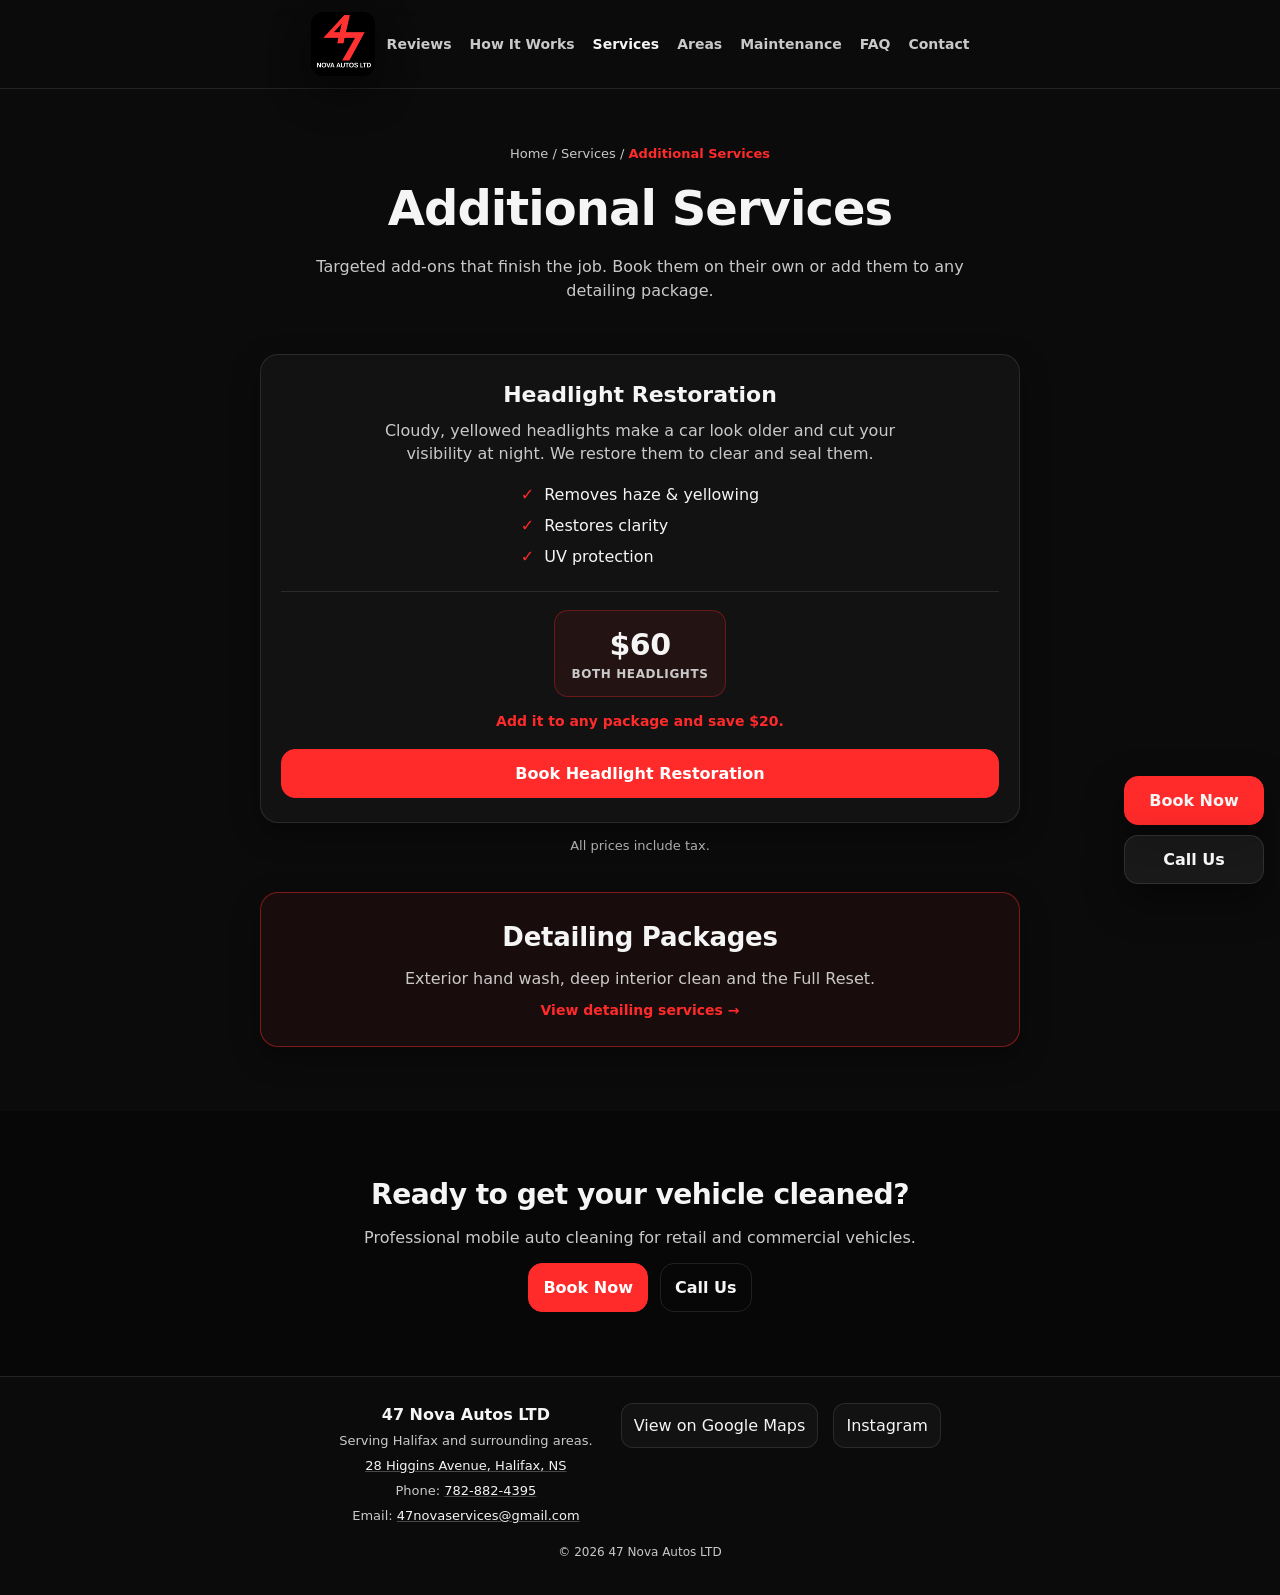
<file: additional-services.html>
<!doctype html>
<html lang="en">
<head>
  <meta charset="utf-8" />
  <meta name="viewport" content="width=device-width, initial-scale=1" />
  <title>Headlight Restoration in Halifax | 47 Nova Autos LTD</title>
  <meta name="description" content="Headlight restoration in Halifax for $60, tax included. Removes haze and yellowing and adds UV protection. Save $20 when you add it to any detailing package." />
  <link rel="canonical" href="https://47novaautos.github.io/47novaautos/additional-services.html" />
  <meta property="og:type" content="website" />
  <meta property="og:title" content="Headlight Restoration in Halifax | 47 Nova Autos LTD" />
  <meta property="og:description" content="Clear, sealed headlights for $60, tax included. Save $20 when added to any detailing package." />
  <meta property="og:url" content="https://47novaautos.github.io/47novaautos/additional-services.html" />
  <meta property="og:image" content="https://47novaautos.github.io/47novaautos/images/hero-poster.jpg" />
  <link rel="icon" href="images/logo.png" />
  <script type="application/ld+json">
  {
    "@context": "https://schema.org",
    "@type": "Service",
    "name": "Headlight Restoration",
    "serviceType": "Headlight restoration",
    "areaServed": "Halifax, NS",
    "provider": { "@id": "https://47novaautos.github.io/47novaautos/#business", "@type": "AutoWash", "name": "47 Nova Autos LTD" },
    "offers": { "@type": "Offer", "priceCurrency": "CAD", "price": "60" }
  }
  </script>
  <link rel="stylesheet" href="style.css?v=1792000000" />
</head>
<body>
  <header class="header">
    <div class="header-inner">
      <a class="brand" href="index.html" aria-label="47 Nova Autos LTD">
        <img src="images/logo.png" alt="47 Nova Autos LTD logo" class="brand-logo" />
      </a>

      <nav class="nav" aria-label="Primary navigation">
        <a href="index.html#reviews">Reviews</a>
        <a href="index.html#how">How It Works</a>
        <a href="index.html#services" aria-current="page">Services</a>
        <a href="index.html#coverage">Areas</a>
        <a href="index.html#fleet">Maintenance</a>
        <a href="index.html#faq">FAQ</a>
        <a href="index.html#contact">Contact</a>
      </nav>

      <button class="menu-btn" id="menuBtn" aria-expanded="false" aria-controls="mobileMenu">
        <span class="menu-icon" aria-hidden="true">☰</span>
        <span class="sr-only">Menu</span>
      </button>
    </div>

    <div class="mobile-menu" id="mobileMenu" hidden>
      <a href="index.html#reviews">Reviews</a>
      <a href="index.html#how">How It Works</a>
      <a href="index.html#services" aria-current="page">Services</a>
      <a href="index.html#coverage">Areas</a>
      <a href="index.html#fleet">Maintenance</a>
      <a href="index.html#faq">FAQ</a>
      <a href="index.html#contact">Contact</a>
    </div>
  </header>

  <main id="top">

    <section class="section page-hero">
      <div class="container">
        <nav class="crumbs" aria-label="Breadcrumb"><a href="index.html">Home</a> <span aria-hidden="true">/</span> <a href="index.html#services">Services</a> <span aria-hidden="true">/</span> <span aria-current="page">Additional Services</span></nav>
        <h1 class="page-title">Additional Services</h1>
        <p class="lead">Targeted add-ons that finish the job. Book them on their own or add them to any detailing package.</p>
      </div>
    </section>

    <section class="section svc-page">
      <div class="container">
        <div class="svc-wrap">
          <div class="svc-panel" id="panel-additional">
            <h3>Headlight Restoration</h3>
            <p class="svc-desc">Cloudy, yellowed headlights make a car look older and cut your visibility at night. We restore them to clear and seal them.</p>
            <ul class="svc-list">
              <li>Removes haze &amp; yellowing</li>
              <li>Restores clarity</li>
              <li>UV protection</li>
            </ul>
            <div class="svc-prices">
              <div class="svc-price"><span class="svc-amt">$60</span><span class="svc-lab">Both headlights</span></div>
            </div>
            <p class="svc-note">Add it to any package and save $20.</p>
            <a class="btn primary full" href="#" data-booking>Book Headlight Restoration</a>
          </div>
        </div>
        <p class="micro subtle svc-tax">All prices include tax.</p>

        <a class="svc-category svc-crosslink" href="detailing.html">
          <span class="svc-cat-title">Detailing Packages</span>
          <span class="svc-cat-intro">Exterior hand wash, deep interior clean and the Full Reset.</span>
          <span class="svc-cat-cta">View detailing services <span aria-hidden="true">&rarr;</span></span>
        </a>
      </div>
    </section>

    <section class="section cta">
      <div class="container cta-inner">
        <h2>Ready to get your vehicle cleaned?</h2>
        <p class="lead">Professional mobile auto cleaning for retail and commercial vehicles.</p>
        <div class="cta-actions">
          <a class="btn primary" href="#" data-booking>Book Now</a>
          <a class="btn ghost" href="tel:+17828824395">Call Us</a>
        </div>
      </div>
    </section>

    <footer class="footer" id="contact">
      <div class="container footer-inner">
        <div class="footer-left">
          <div class="footer-brand">47 Nova Autos LTD</div>
          <div class="footer-sub">Serving Halifax and surrounding areas.</div>
          <div class="footer-sub"><a class="inline" href="https://www.google.com/maps/search/?api=1&query=28+Higgins+Avenue,+Halifax,+NS" target="_blank" rel="noopener">28 Higgins Avenue, Halifax, NS</a></div>
          <div class="footer-sub">Phone: <a class="inline" href="tel:+17828824395">782-882-4395</a></div>
          <div class="footer-sub">Email: <a class="inline" href="mailto:47novaservices@gmail.com">47novaservices@gmail.com</a></div>
        </div>
        <div class="footer-right">
          <a class="footer-link" href="https://www.google.com/maps/search/?api=1&query=28+Higgins+Avenue,+Halifax,+NS" target="_blank" rel="noopener">View on Google Maps</a>
          <a class="footer-link" href="https://www.instagram.com/47_novaautos" target="_blank" rel="noopener">Instagram</a>
        </div>
      </div>
      <div class="container footer-bottom">
        <span>© <span id="year"></span> 47 Nova Autos LTD</span>
      </div>
    </footer>
  </main>

  <div class="floating" aria-label="Quick actions">
    <a class="fab fab-primary" href="#" data-booking>Book Now</a>
    <a class="fab" href="tel:+17828824395">Call Us</a>
  </div>

  <script src="script.js?v=1792000000"></script>
</body>
</html>
</file>
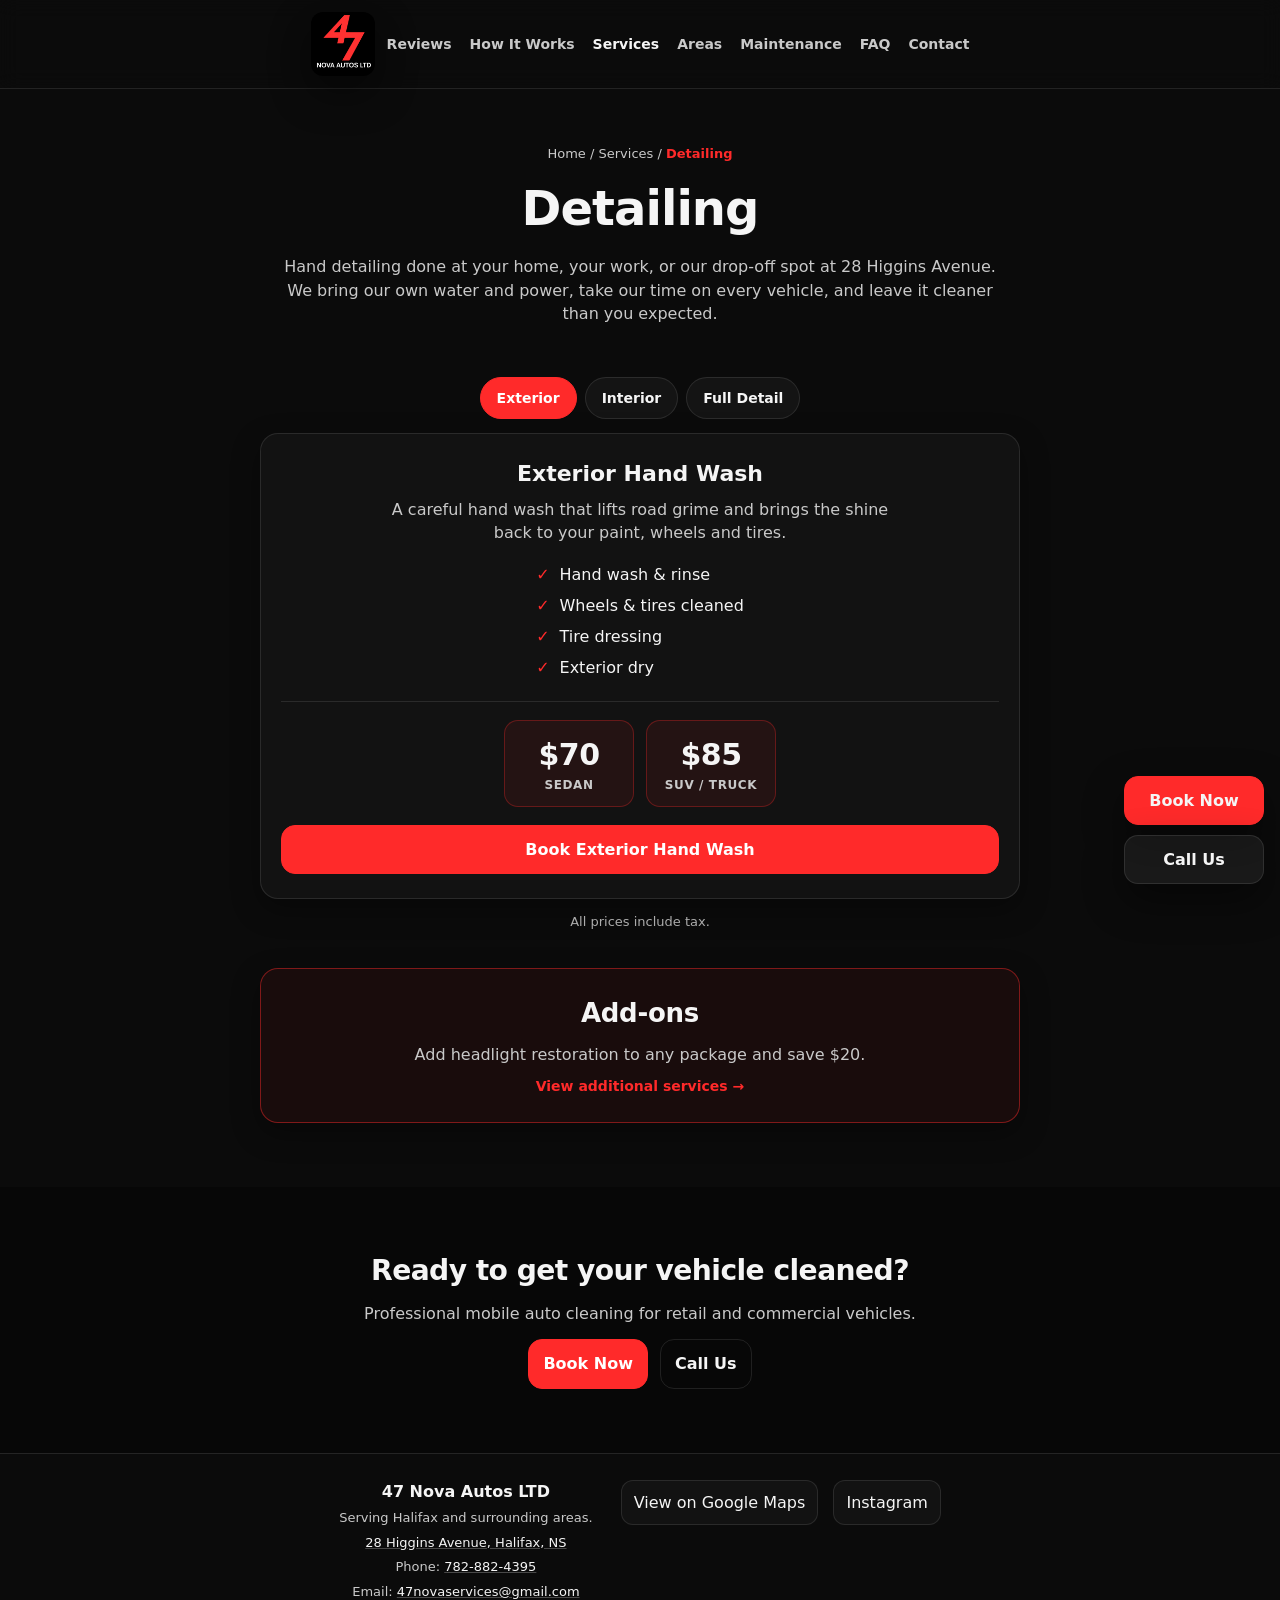
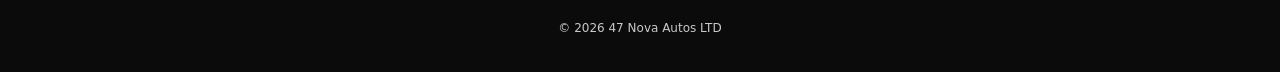
<file: detailing.html>
<!doctype html>
<html lang="en">
<head>
  <meta charset="utf-8" />
  <meta name="viewport" content="width=device-width, initial-scale=1" />
  <title>Car Detailing Prices in Halifax | 47 Nova Autos LTD</title>
  <meta name="description" content="Mobile car detailing prices in Halifax: Exterior Hand Wash from $70, Deep Interior Clean from $150 and Full Reset from $170, tax included. Done at your home, your work or our drop-off spot." />
  <link rel="canonical" href="https://47novaautos.github.io/47novaautos/detailing.html" />
  <meta property="og:type" content="website" />
  <meta property="og:title" content="Car Detailing Prices in Halifax | 47 Nova Autos LTD" />
  <meta property="og:description" content="Exterior Hand Wash from $70, Deep Interior Clean from $150, Full Reset from $170. Tax included." />
  <meta property="og:url" content="https://47novaautos.github.io/47novaautos/detailing.html" />
  <meta property="og:image" content="https://47novaautos.github.io/47novaautos/images/hero-poster.jpg" />
  <link rel="icon" href="images/logo.png" />
  <script type="application/ld+json">
  {
    "@context": "https://schema.org",
    "@type": "OfferCatalog",
    "name": "Detailing Services",
    "provider": { "@id": "https://47novaautos.github.io/47novaautos/#business", "@type": "AutoWash", "name": "47 Nova Autos LTD" },
    "itemListElement": [
      { "@type": "Offer", "priceCurrency": "CAD", "price": "70", "itemOffered": { "@type": "Service", "name": "Exterior Hand Wash (Sedan)" } },
      { "@type": "Offer", "priceCurrency": "CAD", "price": "85", "itemOffered": { "@type": "Service", "name": "Exterior Hand Wash (SUV / Truck)" } },
      { "@type": "Offer", "priceCurrency": "CAD", "price": "150", "itemOffered": { "@type": "Service", "name": "Deep Interior Clean (Sedan)" } },
      { "@type": "Offer", "priceCurrency": "CAD", "price": "170", "itemOffered": { "@type": "Service", "name": "Deep Interior Clean (SUV / Truck)" } },
      { "@type": "Offer", "priceCurrency": "CAD", "price": "170", "itemOffered": { "@type": "Service", "name": "Full Reset (Sedan)" } },
      { "@type": "Offer", "priceCurrency": "CAD", "price": "190", "itemOffered": { "@type": "Service", "name": "Full Reset (SUV / Truck)" } }
    ]
  }
  </script>
  <link rel="stylesheet" href="style.css?v=1792000000" />
</head>
<body>
  <header class="header">
    <div class="header-inner">
      <a class="brand" href="index.html" aria-label="47 Nova Autos LTD">
        <img src="images/logo.png" alt="47 Nova Autos LTD logo" class="brand-logo" />
      </a>

      <nav class="nav" aria-label="Primary navigation">
        <a href="index.html#reviews">Reviews</a>
        <a href="index.html#how">How It Works</a>
        <a href="index.html#services" aria-current="page">Services</a>
        <a href="index.html#coverage">Areas</a>
        <a href="index.html#fleet">Maintenance</a>
        <a href="index.html#faq">FAQ</a>
        <a href="index.html#contact">Contact</a>
      </nav>

      <button class="menu-btn" id="menuBtn" aria-expanded="false" aria-controls="mobileMenu">
        <span class="menu-icon" aria-hidden="true">☰</span>
        <span class="sr-only">Menu</span>
      </button>
    </div>

    <div class="mobile-menu" id="mobileMenu" hidden>
      <a href="index.html#reviews">Reviews</a>
      <a href="index.html#how">How It Works</a>
      <a href="index.html#services" aria-current="page">Services</a>
      <a href="index.html#coverage">Areas</a>
      <a href="index.html#fleet">Maintenance</a>
      <a href="index.html#faq">FAQ</a>
      <a href="index.html#contact">Contact</a>
    </div>
  </header>

  <main id="top">

    <section class="section page-hero">
      <div class="container">
        <nav class="crumbs" aria-label="Breadcrumb"><a href="index.html">Home</a> <span aria-hidden="true">/</span> <a href="index.html#services">Services</a> <span aria-hidden="true">/</span> <span aria-current="page">Detailing</span></nav>
        <h1 class="page-title">Detailing</h1>
        <p class="lead">Hand detailing done at your home, your work, or our drop-off spot at 28 Higgins Avenue. We bring our own water and power, take our time on every vehicle, and leave it cleaner than you expected.</p>
      </div>
    </section>

    <section class="section svc-page">
      <div class="container">
        <div class="svc-wrap">
          <div class="svc-tabs" role="tablist" aria-label="Detailing services">
            <button class="svc-tab is-active" type="button" role="tab" id="tab-exterior" aria-controls="panel-exterior" aria-selected="true">Exterior</button>
            <button class="svc-tab" type="button" role="tab" id="tab-interior" aria-controls="panel-interior" aria-selected="false">Interior</button>
            <button class="svc-tab" type="button" role="tab" id="tab-full" aria-controls="panel-full" aria-selected="false">Full Detail</button>
          </div>

          <div class="svc-panel" id="panel-exterior" role="tabpanel" aria-labelledby="tab-exterior">
            <h3>Exterior Hand Wash</h3>
            <p class="svc-desc">A careful hand wash that lifts road grime and brings the shine back to your paint, wheels and tires.</p>
            <ul class="svc-list">
              <li>Hand wash &amp; rinse</li>
              <li>Wheels &amp; tires cleaned</li>
              <li>Tire dressing</li>
              <li>Exterior dry</li>
            </ul>
            <div class="svc-prices">
              <div class="svc-price"><span class="svc-amt">$70</span><span class="svc-lab">Sedan</span></div>
              <div class="svc-price"><span class="svc-amt">$85</span><span class="svc-lab">SUV / Truck</span></div>
            </div>
            <a class="btn primary full" href="#" data-booking>Book Exterior Hand Wash</a>
          </div>

          <div class="svc-panel" id="panel-interior" role="tabpanel" aria-labelledby="tab-interior" hidden>
            <h3>Deep Interior Clean</h3>
            <p class="svc-desc">A full interior reset for daily-driven vehicles. Seats, carpets, vents and every surface get cleaned by hand.</p>
            <ul class="svc-list">
              <li>Full interior vacuum</li>
              <li>Deep cleaning of seats &amp; carpets</li>
              <li>Steam cleaning of the vents</li>
              <li>Detailed surface cleaning</li>
              <li>Stain treatment</li>
            </ul>
            <div class="svc-prices">
              <div class="svc-price"><span class="svc-amt">$150</span><span class="svc-lab">Sedan</span></div>
              <div class="svc-price"><span class="svc-amt">$170</span><span class="svc-lab">SUV / Truck</span></div>
            </div>
            <a class="btn primary full" href="#" data-booking>Book Deep Interior Clean</a>
          </div>

          <div class="svc-panel" id="panel-full" role="tabpanel" aria-labelledby="tab-full" hidden>
            <h3>Full Reset</h3>
            <p class="svc-desc">Our complete inside-and-out detail. Everything in the Deep Interior Clean plus a full exterior hand wash.</p>
            <ul class="svc-list">
              <li>Everything in Deep Interior Clean</li>
              <li>Exterior hand wash &amp; dry</li>
              <li>Wheels &amp; tires cleaned + tire dressing</li>
              <li>Complete interior &amp; exterior refresh</li>
            </ul>
            <div class="svc-prices">
              <div class="svc-price"><span class="svc-amt">$170</span><span class="svc-lab">Sedan</span></div>
              <div class="svc-price"><span class="svc-amt">$190</span><span class="svc-lab">SUV / Truck</span></div>
            </div>
            <p class="svc-note">Most popular</p>
            <a class="btn primary full" href="#" data-booking>Book Full Reset</a>
          </div>
        </div>
        <p class="micro subtle svc-tax">All prices include tax.</p>

        <a class="svc-category svc-crosslink" href="additional-services.html">
          <span class="svc-cat-title">Add-ons</span>
          <span class="svc-cat-intro">Add headlight restoration to any package and save $20.</span>
          <span class="svc-cat-cta">View additional services <span aria-hidden="true">&rarr;</span></span>
        </a>
      </div>
    </section>

    <section class="section cta">
      <div class="container cta-inner">
        <h2>Ready to get your vehicle cleaned?</h2>
        <p class="lead">Professional mobile auto cleaning for retail and commercial vehicles.</p>
        <div class="cta-actions">
          <a class="btn primary" href="#" data-booking>Book Now</a>
          <a class="btn ghost" href="tel:+17828824395">Call Us</a>
        </div>
      </div>
    </section>

    <footer class="footer" id="contact">
      <div class="container footer-inner">
        <div class="footer-left">
          <div class="footer-brand">47 Nova Autos LTD</div>
          <div class="footer-sub">Serving Halifax and surrounding areas.</div>
          <div class="footer-sub"><a class="inline" href="https://www.google.com/maps/search/?api=1&query=28+Higgins+Avenue,+Halifax,+NS" target="_blank" rel="noopener">28 Higgins Avenue, Halifax, NS</a></div>
          <div class="footer-sub">Phone: <a class="inline" href="tel:+17828824395">782-882-4395</a></div>
          <div class="footer-sub">Email: <a class="inline" href="mailto:47novaservices@gmail.com">47novaservices@gmail.com</a></div>
        </div>
        <div class="footer-right">
          <a class="footer-link" href="https://www.google.com/maps/search/?api=1&query=28+Higgins+Avenue,+Halifax,+NS" target="_blank" rel="noopener">View on Google Maps</a>
          <a class="footer-link" href="https://www.instagram.com/47_novaautos" target="_blank" rel="noopener">Instagram</a>
        </div>
      </div>
      <div class="container footer-bottom">
        <span>© <span id="year"></span> 47 Nova Autos LTD</span>
      </div>
    </footer>
  </main>

  <div class="floating" aria-label="Quick actions">
    <a class="fab fab-primary" href="#" data-booking>Book Now</a>
    <a class="fab" href="tel:+17828824395">Call Us</a>
  </div>

  <script src="script.js?v=1792000000"></script>
</body>
</html>
</file>
<file: style.css>
/* 47 Nova Autos LTD — Black / Red / White */
:root{
  --bg:#0b0b0b;
  --card:#111;
  --alt:#0f0f0f;
  --text:#f5f5f5;
  --muted:#c9c9c9;
  --red:#ff2a2a;
  --border:rgba(255,255,255,.10);
  --shadow:0 16px 40px rgba(0,0,0,.45);
  --radius:18px;
}

*{box-sizing:border-box}
html,body{margin:0;padding:0}
body{
  font-family: system-ui, -apple-system, Segoe UI, Roboto, Helvetica, Arial, "Apple Color Emoji","Segoe UI Emoji";
  background:var(--bg);
  color:var(--text);
  line-height:1.45;
  text-align:center;
}

a{color:inherit;text-decoration:none}
.inline{color:var(--text);text-decoration:underline;text-decoration-color:rgba(255,255,255,.25)}
.inline:hover{text-decoration-color:rgba(255,255,255,.6)}
code{font-family: ui-monospace, SFMono-Regular, Menlo, Monaco, Consolas, "Liberation Mono", "Courier New", monospace;}

.sr-only{position:absolute;left:-9999px;top:auto;width:1px;height:1px;overflow:hidden}

.container{max-width:1120px;margin:0 auto;padding:0 18px}
.section{padding:64px 0}
.section.alt{background:var(--alt)}
.section.cta{background:#070707}

h1,h2,h3{margin:0 0 10px}
h1{font-size:clamp(30px,3.3vw,52px);letter-spacing:-.02em}
h2{font-size:clamp(24px,2.2vw,34px);letter-spacing:-.02em}
h3{font-size:18px}
p{margin:0 0 12px}
.muted{color:var(--muted)}
.lead{color:var(--muted);max-width:70ch;margin:0 auto}
.micro{color:var(--muted);font-size:13px;margin-top:10px}
.subtle{opacity:.85}

.header{
  position:sticky;top:0;z-index:60;
  background:rgba(11,11,11,.82);
  backdrop-filter:saturate(140%) blur(10px);
  border-bottom:1px solid var(--border);
}
.header-inner{
  max-width:1120px;margin:0 auto;padding:12px 18px;
  display:flex;align-items:center;justify-content:center;gap:12px;
}
.brand{display:flex;align-items:center}
.brand-logo{height: 64px;width:auto;border-radius:12px;box-shadow:var(--shadow)}
.nav{display:flex;gap:18px;align-items:center}
.nav a{color:var(--muted);font-weight:700;font-size:14px}
.nav a:hover{color:var(--text)}

.menu-btn{
  display:none;
  background:transparent;border:1px solid var(--border);color:var(--text);
  padding:10px 12px;border-radius:12px;cursor:pointer;
}
.menu-icon{font-size:18px}

.mobile-menu{
  max-width:1120px;margin:0 auto;
  padding:8px 18px 14px;
  display:flex;flex-direction:column;gap:10px;
}
.mobile-menu a{
  color:var(--text);
  padding:12px 12px;
  border:1px solid var(--border);
  border-radius:14px;
  background:rgba(255,255,255,.03);
}

.hero{position:relative;overflow:hidden;min-height:100vh;min-height:100svh;display:flex;align-items:center;justify-content:center;text-align:center;padding:64px 0}.hero-video{position:absolute;inset:0;width:100%;height:100%;object-fit:cover;z-index:0}.hero-overlay{position:absolute;inset:0;background:linear-gradient(180deg, rgba(0,0,0,.6), rgba(0,0,0,.7));z-index:1}.hero-inner{position:relative;z-index:2;display:flex;flex-direction:column;align-items:center;width:100%}.hero-copy{max-width:760px;margin:0 auto}.hero-logo{height:150px;width:auto;margin:0 auto 20px;display:block;filter:drop-shadow(0 8px 20px rgba(0,0,0,.55))}.subhead{color:var(--muted);font-weight:600}.hero-actions{display:flex;gap:12px;flex-wrap:wrap;margin-top:16px;justify-content:center}
@media (max-width: 720px){.hero-logo{height:110px;margin-bottom:16px}}
.dots{display:flex;gap:8px;align-items:center;flex:1;justify-content:center}
.dot{
  width:8px;height:8px;border-radius:999px;
  border:1px solid rgba(255,255,255,.35);
  background:transparent;
}
.dot.active{background:var(--red);border-color:var(--red)}
.chip{
  min-width:44px;height:36px;
  border-radius:999px;
  border:1px solid var(--border);
  background:rgba(255,255,255,.04);
  color:var(--text);
  cursor:pointer;
}
.chip:hover{background:rgba(255,255,255,.08)}


.pill{
  display:inline-block;
  padding:8px 12px;
  border:1px solid var(--border);
  border-radius:999px;
  background:rgba(255,255,255,.03);
  color:var(--muted);
  font-size:13px;
  margin:10px 0 18px;
}

.cards{
  display:grid;
  grid-template-columns: repeat(4, minmax(0,1fr));
  gap:14px;
}
.card{
  display:flex;flex-direction:column;
  position:relative;
  border:1px solid var(--border);
  border-radius:var(--radius);
  background:rgba(255,255,255,.03);
  padding:16px;
  box-shadow:0 10px 28px rgba(0,0,0,.35);
}
.card .btn{margin-top:auto}
.card ul{margin:12px 0 14px;padding-left:0;list-style-position:inside;color:var(--muted)}
.card li{margin:6px 0}
.price{font-size:28px;font-weight:850;letter-spacing:-.02em;margin-top:4px}
.price-alt{font-size:22px;margin-top:0}
.price-sub{font-size:12px;font-weight:600;letter-spacing:.04em;text-transform:uppercase;color:var(--muted)}
.label{font-size:12px;color:var(--muted);margin-top:6px}
.featured{border-color:rgba(255,42,42,.55);background:rgba(255,42,42,.06)}
.badge{
  position:absolute;top:-12px;left:50%;transform:translateX(-50%);white-space:nowrap;
  background:var(--red);color:#fff;
  font-size:12px;font-weight:800;
  padding:6px 10px;border-radius:999px;
}

.btn{
  display:inline-flex;align-items:center;justify-content:center;
  padding:12px 14px;border-radius:14px;
  font-weight:800;
  border:1px solid var(--border);
  cursor:pointer;
  transition: transform .08s ease, background .15s ease, border-color .15s ease;
}
.btn:hover{transform:translateY(-1px)}
.btn.primary{background:var(--red);border-color:var(--red);color:#fff}
.btn.ghost{background:transparent;color:var(--text)}
.btn.ghost:hover{background:rgba(255,255,255,.06)}
.btn.full{width:100%}

.trust{
  display:grid;
  grid-template-columns: repeat(4, minmax(0,1fr));
  gap:12px;
  margin-top:18px;
}
.trust-item{
  border:1px solid var(--border);
  border-radius:var(--radius);
  background:rgba(255,255,255,.03);
  padding:14px;
}
.trust-title{font-weight:850}
.trust-text{color:var(--muted);font-size:13px;margin-top:6px}
.authority{margin-top:16px;color:var(--muted);font-weight:650}

.fleet-copy{color:var(--muted);max-width:80ch;margin:0 auto}

.form{
  border:1px solid var(--border);
  border-radius:var(--radius);
  background:rgba(255,255,255,.03);
  padding:16px;
}
.form-grid{
  display:grid;
  grid-template-columns: 1fr 1fr;
  gap:14px;
}
.fieldset{
  border:1px solid var(--border);
  border-radius:var(--radius);
  padding:14px;
  background:rgba(0,0,0,.22);
}
.fieldset legend{padding:0 6px;color:var(--text);font-weight:850}
.radio,.check{display:flex;align-items:center;justify-content:center;gap:10px;color:var(--muted);margin:10px 0}
.fieldset label{display:block;color:var(--muted);font-size:13px;margin-top:10px}
input[type="text"],input[type="tel"],input[type="email"]{
  width:100%;
  text-align:center;
  margin-top:8px;
  padding:12px 12px;
  border-radius:12px;
  border:1px solid var(--border);
  background:rgba(0,0,0,.35);
  color:var(--text);
  outline:none;
}
input:focus{border-color:rgba(255,42,42,.65)}

.toast{
  margin-top:14px;
  border-radius:14px;
  border:1px solid rgba(255,42,42,.45);
  background:rgba(255,42,42,.12);
  padding:12px 14px;
  color:var(--text);
}

.steps{
  display:grid;
  grid-template-columns: repeat(3, minmax(0,1fr));
  gap:12px;
  margin-top:18px;
}
.step{
  border:1px solid var(--border);
  border-radius:var(--radius);
  background:rgba(255,255,255,.03);
  padding:22px 16px;
}
.step-num{
  margin:0 auto 14px;
  width:48px;height:48px;border-radius:14px;
  display:flex;align-items:center;justify-content:center;
  background:rgba(255,42,42,.18);
  border:1px solid rgba(255,42,42,.5);
  color:#fff;
  font-size:20px;
  font-weight:900;
}
.step-title{font-weight:900;margin-top:10px}
.step-text{color:var(--muted);font-size:13px;margin-top:6px}

.two-lines{
  margin-top:16px;
  display:flex;flex-wrap:wrap;justify-content:center;gap:10px;
  color:var(--muted);
}

.rating{display:flex;align-items:center;justify-content:center;gap:10px;margin-top:10px}
.stars{color:var(--red);letter-spacing:.08em}
.rating-text{color:var(--muted);font-weight:750}
.review-cards{
  display:grid;
  grid-template-columns: repeat(3, minmax(0,1fr));
  gap:12px;
  margin-top:18px;
}
.review{
  border:1px solid var(--border);
  border-radius:var(--radius);
  background:rgba(255,255,255,.03);
  padding:14px;
}
.review p{color:var(--text);margin:0 0 10px}
.reviewer{color:var(--muted);font-size:13px}
.review-actions{display:flex;gap:10px;flex-wrap:wrap;justify-content:center;margin-top:10px}

.cta-inner{text-align:center}
.cta-actions{display:flex;gap:12px;justify-content:center;flex-wrap:wrap;margin-top:14px}

.footer{
  border-top:1px solid var(--border);
  padding:26px 0 34px;
}
.footer-inner{display:flex;justify-content:center;gap:18px;flex-wrap:wrap}
.footer-brand{font-weight:900;font-size:16px}
.footer-sub{color:var(--muted);font-size:13px;margin-top:6px}
.footer-link{
  display:inline-flex;
  padding:10px 12px;
  border-radius:12px;
  border:1px solid var(--border);
  background:rgba(255,255,255,.03);
  color:var(--text);
  margin-left:10px;
}
.footer-link:hover{background:rgba(255,255,255,.06)}
.footer-bottom{margin-top:18px;color:var(--muted);font-size:12px}

.floating{
  position:fixed;
  right:16px;
  bottom:16px;
  z-index:80;
  display:flex;
  flex-direction:column;
  gap:10px;
}
.fab{
  min-width:140px;
  text-align:center;
  padding:12px 14px;
  border-radius:14px;
  border:1px solid var(--border);
  background:rgba(255,255,255,.06);
  color:var(--text);
  font-weight:900;
  box-shadow:var(--shadow);
}
.fab:hover{background:rgba(255,255,255,.10)}
.fab-primary{
  background:var(--red);
  border-color:var(--red);
}
.fab-primary:hover{filter:brightness(1.02)}

@media (max-width: 980px){
  .hero-inner{grid-template-columns:1fr;gap:16px}
  .cards{grid-template-columns:1fr 1fr}
  .trust{grid-template-columns:1fr 1fr}
  .steps{grid-template-columns:1fr}
  .review-cards{grid-template-columns:1fr}
  .form-grid{grid-template-columns:1fr}
  .nav{display:none}
  .menu-btn{display:inline-flex;gap:8px;align-items:center}
}

@media (max-width: 520px){
  .cards{grid-template-columns:1fr}
  .fab{min-width:132px}
}

/* Review slideshow */
.review-slider{margin-top:18px}
.review-slide{
  border:1px solid var(--border, rgba(255,255,255,.12));
  background:rgba(0,0,0,.25);
  border-radius:18px;
  padding:18px;
}
.review-controls{display:flex;align-items:center;justify-content:center;gap:10px;margin-top:12px}
.review-note{margin-top:10px;color:rgba(255,255,255,.6);font-size:12px}

@media (max-width: 720px){.brand-logo{height:52px}}

/* Clean header: use menu button only */
.header{position:sticky;top:0;z-index:50}
.header-inner{position:relative}
/* Desktop nav stays visible; responsive rules earlier in this file
   already hide it on small screens. */

/* Compact dropdown menu (less than half screen) */
.mobile-menu{
  position:absolute;
  right:16px;
  top:72px;
  width:min(320px, 84vw);
  max-height:45vh;
  overflow:auto;
  background:rgba(10,10,10,0.96);
  border:1px solid rgba(255,255,255,0.14);
  border-radius:16px;
  padding:10px;
  box-shadow: 0 20px 50px rgba(0,0,0,0.55);
}
.mobile-menu a{
  display:block;
  padding:12px 12px;
  border-radius:12px;
}
.mobile-menu a:hover{
  background: rgba(255,255,255,0.06);
}


/* Dropdown menu (anchored, not floating) — overrides */
.header-inner{position:relative}
.mobile-menu{
  position:absolute;
  right:16px;
  top:100%;
  margin-top:10px;
  width:min(320px, 84vw);
  max-height:45vh;
  overflow:auto;
  background:rgba(10,10,10,0.96);
  border:1px solid rgba(255,255,255,0.14);
  border-radius:16px;
  padding:10px;
  box-shadow: 0 20px 50px rgba(0,0,0,0.55);
  transform-origin: top right;
  animation: menuDrop 140ms ease-out;
}
@keyframes menuDrop{
  from{opacity:0;transform:translateY(-6px) scale(0.98)}
  to{opacity:1;transform:translateY(0) scale(1)}
}

.mobile-menu[hidden]{display:none !important}

/* === Slideshow Option A (contain + blurred background) === */
.slide {
  position: relative;
  overflow: hidden;
  background: #000;
}

.slide-bg {
  position: absolute;
  inset: 0;
  background-size: cover;
  background-position: center;
  filter: blur(28px) brightness(0.7);
  transform: scale(1.1);
  z-index: 1;
}

.slide img {
  position: relative;
  z-index: 2;
  object-fit: contain;
  width: 100%;
  height: 100%;
}

/* ---------- Fleet form heading ---------- */
.form-heading{
  margin-top:34px;
  font-size:20px;
  letter-spacing:-.01em;
}

/* ---------- FAQ ---------- */
.faq{
  max-width:820px;
  margin:26px auto 0;
  text-align:left;
  display:grid;
  gap:10px;
}
.faq-item{
  border:1px solid var(--border);
  border-radius:14px;
  background:rgba(255,255,255,.03);
  overflow:hidden;
}
.faq-item summary{
  cursor:pointer;
  list-style:none;
  padding:16px 46px 16px 18px;
  font-weight:750;
  font-size:15px;
  position:relative;
}
.faq-item summary::-webkit-details-marker{display:none}
.faq-item summary::after{
  content:"+";
  position:absolute;
  right:18px;
  top:50%;
  transform:translateY(-50%);
  color:var(--red);
  font-size:20px;
  font-weight:700;
  line-height:1;
}
.faq-item[open] summary::after{content:"–"}
.faq-item summary:hover{background:rgba(255,255,255,.04)}
.faq-item summary:focus-visible{outline:2px solid var(--red);outline-offset:-2px}
.faq-body{
  padding:0 18px 16px;
  color:var(--muted);
  font-size:14px;
}

/* ---------- Service coverage ---------- */
.area-chips{
  display:flex;
  flex-wrap:wrap;
  justify-content:center;
  gap:8px;
  margin:22px auto 16px;
  max-width:880px;
}
.area-chip{
  font:inherit;
  font-size:13px;
  font-weight:700;
  color:var(--muted);
  background:rgba(255,255,255,.04);
  border:1px solid var(--border);
  border-radius:999px;
  padding:8px 15px;
  cursor:pointer;
  transition:background .15s, color .15s, border-color .15s;
}
.area-chip:hover{color:var(--text);border-color:rgba(255,42,42,.55)}
.area-chip:focus-visible{outline:2px solid var(--red);outline-offset:2px}
.area-chip.is-active{
  background:var(--red);
  border-color:var(--red);
  color:#fff;
}
.map-shell{
  position:relative;
  max-width:820px;
  margin:0 auto;
  border:1px solid var(--border);
  border-radius:var(--radius);
  overflow:hidden;
  background:#0d0d0d;
}
.coverage-map{
  height:500px;
  width:100%;
  background:#0d0d0d;
}
.coverage-map .leaflet-container{background:#0d0d0d;font:inherit}
.coverage-map .leaflet-control-attribution{
  background:rgba(0,0,0,.6);
  color:#8a8a8a;
  font-size:10px;
}
.coverage-map .leaflet-control-attribution a{color:#b0b0b0}
.coverage-map .leaflet-bar a{
  background:#151515;
  color:var(--text);
  border-bottom-color:var(--border);
}
.coverage-map .leaflet-bar a:hover{background:#222}
.area-label{
  background:rgba(10,10,10,.9);
  border:1px solid rgba(255,42,42,.5);
  border-radius:8px;
  color:var(--text);
  font-size:12px;
  font-weight:750;
  padding:3px 8px;
  box-shadow:none;
}
.area-label::before{display:none}
.map-hint{
  position:absolute;
  right:12px;
  top:12px;
  z-index:500;
  background:rgba(10,10,10,.75);
  border:1px solid var(--border);
  border-radius:999px;
  padding:5px 11px;
  font-size:11px;
  color:var(--muted);
  pointer-events:none;
  transition:opacity .3s;
}
.map-hint.is-hidden{opacity:0}
.coverage-note{margin-top:20px}
.coverage-note-title{font-weight:850;margin-bottom:6px}

@media (max-width:720px){
  .coverage-map{height:340px}
  .area-chip{font-size:12px;padding:7px 12px}
}

/* Anchor targets clear the sticky header */
html{scroll-padding-top:104px;scroll-behavior:smooth}
@media (prefers-reduced-motion:reduce){html{scroll-behavior:auto}}

/* ==========================================================
   Google Reviews — live section
   ========================================================== */
:root{
  --g-star:#FBBC04;
  --g-blue:#4285F4;
}

/* --- Summary bar --- */
.g-summary{
  display:flex;
  align-items:center;
  justify-content:center;
  flex-wrap:wrap;
  gap:18px 26px;
  margin:20px auto 0;
  max-width:760px;
  padding:18px 22px;
  border:1px solid var(--border);
  border-radius:var(--radius);
  background:linear-gradient(180deg, rgba(255,255,255,.055), rgba(255,255,255,.02));
  box-shadow:var(--shadow);
}
.g-summary-head{display:flex;align-items:center;gap:10px}
.g-logo{display:inline-flex;width:26px;height:26px;flex:none}
.g-logo svg{width:100%;height:100%;display:block}
.g-summary-title{font-weight:800;font-size:15px;letter-spacing:-.01em;white-space:nowrap}

.g-summary-body{display:flex;align-items:center;gap:14px;text-align:left}
.g-score{
  font-size:40px;line-height:1;font-weight:900;letter-spacing:-.03em;
  font-variant-numeric:tabular-nums;
}
.g-summary-meta{display:flex;flex-direction:column;gap:4px}
.g-count{color:var(--muted);font-size:13px}

.g-summary-cta{
  display:inline-flex;align-items:center;
  padding:10px 16px;border-radius:999px;
  border:1px solid var(--border);
  background:rgba(255,255,255,.04);
  font-weight:800;font-size:14px;white-space:nowrap;
  transition:background .18s ease, border-color .18s ease;
}
.g-summary-cta:hover{background:rgba(255,255,255,.09);border-color:rgba(255,255,255,.22)}

/* --- Stars --- */
.g-stars{display:inline-flex;gap:2px;line-height:0}
.g-stars svg{width:18px;height:18px;display:block}
.g-stars.sm svg{width:15px;height:15px}
.g-star-full,.g-star-half-l{fill:var(--g-star)}
.g-star-empty,.g-star-half-r{fill:rgba(255,255,255,.18)}

/* --- Rail --- */
.g-rail-wrap{position:relative;margin-top:22px}
.g-rail{
  display:flex;gap:14px;
  overflow-x:auto;
  scroll-snap-type:x mandatory;
  scroll-behavior:smooth;
  padding:4px 2px 14px;
  scrollbar-width:none;
}
.g-rail::-webkit-scrollbar{display:none}
.g-skeleton{display:flex;gap:14px}

.g-card{
  scroll-snap-align:start;
  flex:0 0 340px;
  max-width:340px;
  display:flex;flex-direction:column;
  text-align:left;
  padding:16px 16px 14px;
  border:1px solid var(--border);
  border-radius:var(--radius);
  background:rgba(255,255,255,.035);
  transition:border-color .18s ease, background .18s ease, transform .18s ease;
}
.g-card:hover{background:rgba(255,255,255,.06);border-color:rgba(255,255,255,.2)}
.g-card.is-loading{
  min-height:190px;
  background:linear-gradient(100deg, rgba(255,255,255,.03) 30%, rgba(255,255,255,.08) 50%, rgba(255,255,255,.03) 70%);
  background-size:220% 100%;
  animation:gShimmer 1.4s infinite linear;
}
@keyframes gShimmer{from{background-position:120% 0}to{background-position:-20% 0}}

.g-card-head{display:flex;align-items:center;gap:11px;margin-bottom:10px}
.g-avatar{
  width:40px;height:40px;flex:none;border-radius:50%;
  object-fit:cover;background:rgba(255,255,255,.1);
}
.g-avatar-fallback{
  width:40px;height:40px;flex:none;border-radius:50%;
  display:flex;align-items:center;justify-content:center;
  font-weight:900;font-size:16px;color:#fff;
  background:var(--g-blue);
}
.g-who{min-width:0;flex:1}
.g-name{font-weight:800;font-size:14.5px;white-space:nowrap;overflow:hidden;text-overflow:ellipsis}
.g-time{color:var(--muted);font-size:12.5px;margin-top:1px}
.g-card-mark{width:18px;height:18px;flex:none;opacity:.95}
.g-card-mark svg{width:100%;height:100%;display:block}

.g-card-stars{margin-bottom:9px}
.g-text{
  color:var(--text);font-size:14.5px;line-height:1.55;margin:0;
  display:-webkit-box;-webkit-box-orient:vertical;-webkit-line-clamp:6;overflow:hidden;
}
.g-text.is-open{-webkit-line-clamp:unset;display:block}
.g-more{
  align-self:flex-start;margin-top:8px;padding:0;
  background:none;border:0;cursor:pointer;
  color:var(--muted);font-size:13px;font-weight:800;
  text-decoration:underline;text-underline-offset:3px;
}
.g-more:hover{color:var(--text)}
.g-card-foot{margin-top:auto;padding-top:12px}
.g-card-link{
  display:inline-flex;align-items:center;gap:6px;
  color:var(--muted);font-size:12.5px;font-weight:700;
}
.g-card-link:hover{color:var(--text)}

/* --- Arrows --- */
.g-arrow{
  position:absolute;top:50%;transform:translateY(-50%);
  z-index:5;
  width:40px;height:40px;border-radius:50%;
  display:flex;align-items:center;justify-content:center;
  font-size:22px;line-height:1;
  color:var(--text);
  border:1px solid var(--border);
  background:rgba(15,15,15,.92);
  backdrop-filter:blur(6px);
  cursor:pointer;
  box-shadow:var(--shadow);
  transition:background .18s ease, opacity .18s ease;
}
.g-arrow:hover{background:rgba(40,40,40,.95)}
.g-arrow[disabled]{opacity:0;pointer-events:none}
.g-arrow-prev{left:-18px}
.g-arrow-next{right:-18px}

/* edge fades so cards slide under the arrows cleanly */
.g-rail-wrap::before,.g-rail-wrap::after{
  content:"";position:absolute;top:0;bottom:14px;width:44px;
  pointer-events:none;z-index:4;
}
.g-rail-wrap::before{left:0;width:34px;background:linear-gradient(90deg,var(--bg),transparent);opacity:0;transition:opacity .2s ease}
.g-rail-wrap.is-scrolled::before{opacity:1}
.g-rail-wrap::after{right:0;background:linear-gradient(270deg,var(--bg),transparent)}
.section.alt .g-rail-wrap::before{background:linear-gradient(90deg,var(--alt),transparent)}
.section.alt .g-rail-wrap::after{background:linear-gradient(270deg,var(--alt),transparent)}

@media (max-width: 1200px){
  .g-arrow-prev{left:2px}
  .g-arrow-next{right:2px}
}

.g-attrib{
  margin-top:16px;
  color:var(--muted);font-size:11.5px;opacity:.62;
  max-width:60ch;margin-left:auto;margin-right:auto;
}

@media (max-width: 720px){
  .g-summary{gap:14px;padding:16px}
  .g-summary-body{gap:12px}
  .g-score{font-size:34px}
  .g-card{flex:0 0 84vw;max-width:84vw}
  .g-arrow{display:none}
  .g-rail{scroll-padding-left:2px}
}


/* ---------- Maintenance plan benefits ---------- */
.plan-benefits{
  list-style:none;
  margin:26px auto 0;
  padding:0;
  max-width:900px;
  display:grid;
  gap:12px;
  text-align:left;
}
.plan-benefits li{
  position:relative;
  border:1px solid var(--border);
  border-radius:var(--radius);
  background:rgba(255,255,255,.03);
  padding:14px 16px 14px 20px;
}
.plan-benefits li::before{
  content:"";
  position:absolute;
  left:10px;top:16px;bottom:16px;
  width:3px;
  border-radius:3px;
  background:var(--red);
}
.benefit-title{display:block;font-weight:850}
.benefit-text{display:block;color:var(--muted);font-size:14px;margin-top:4px}
@media (min-width:760px){
  .plan-benefits{grid-template-columns:1fr 1fr}
}

/* Services: category + tabs */
.svc-category{
  display:flex;flex-direction:column;align-items:center;gap:10px;
  width:100%;max-width:760px;margin:22px auto 0;padding:26px 22px;
  border:1px solid rgba(255,42,42,.45);border-radius:var(--radius);
  background:rgba(255,42,42,.06);color:var(--text);font:inherit;cursor:pointer;
  box-shadow:0 10px 28px rgba(0,0,0,.35);transition:border-color .2s,background .2s;
}
.svc-category:hover{border-color:var(--red);background:rgba(255,42,42,.1)}
.svc-cat-title{font-size:26px;font-weight:850;letter-spacing:-.01em}
.svc-cat-intro{color:var(--muted);max-width:580px}
.svc-cat-cta{color:var(--red);font-weight:750;font-size:14px}
.svc-wrap{max-width:760px;margin:16px auto 0}
.svc-tabs{display:flex;gap:8px;justify-content:center;flex-wrap:wrap;margin-bottom:14px}
.svc-tab{
  font:inherit;font-size:14px;font-weight:700;color:var(--text);cursor:pointer;
  padding:10px 16px;border-radius:999px;border:1px solid var(--border);background:rgba(255,255,255,.04);
}
.svc-tab:hover{border-color:rgba(255,255,255,.3)}
.svc-tab.is-active{background:var(--red);border-color:var(--red);color:#fff}
.svc-panel{
  border:1px solid var(--border);border-radius:var(--radius);background:rgba(255,255,255,.03);
  padding:24px 20px;box-shadow:0 10px 28px rgba(0,0,0,.35);
}
.svc-panel h3{margin:0 0 8px;font-size:22px}
.svc-desc{color:var(--muted);max-width:520px;margin:0 auto}
.svc-list{list-style:none;padding:0;margin:18px auto;display:inline-grid;gap:8px;text-align:left}
.svc-list li::before{content:"\2713";color:var(--red);font-weight:900;margin-right:10px}
.svc-prices{display:flex;justify-content:center;gap:12px;flex-wrap:wrap;border-top:1px solid var(--border);padding-top:18px;margin-top:4px}
.svc-price{display:flex;flex-direction:column;align-items:center;min-width:130px;padding:12px 16px;border-radius:14px;background:rgba(255,42,42,.08);border:1px solid rgba(255,42,42,.3)}
.svc-amt{font-size:30px;font-weight:850;letter-spacing:-.02em}
.svc-lab{font-size:12px;font-weight:650;letter-spacing:.05em;text-transform:uppercase;color:var(--muted)}
.svc-note{color:var(--red);font-weight:700;font-size:14px;margin:14px 0 0}
.svc-panel .btn{margin-top:18px}
@media (max-width:520px){.svc-tab{padding:9px 12px;font-size:13px}.svc-price{min-width:120px}}

/* Services: category links + subpages */
.svc-cats{display:grid;grid-template-columns:1fr;gap:16px;max-width:980px;margin:22px auto 0}
.svc-cats .svc-category{margin:0;height:100%;text-decoration:none}
@media (min-width:760px){.svc-cats{grid-template-columns:1fr 1fr}}
a.svc-category{text-decoration:none;text-align:center}
a.svc-category:hover .svc-cat-cta{text-decoration:underline}
.svc-cat-from{font-size:13px;font-weight:750;letter-spacing:.05em;text-transform:uppercase;color:var(--text);opacity:.85}
.page-hero{padding:56px 0 8px;text-align:center}
.page-title{font-size:clamp(32px,6vw,48px);margin:10px 0 12px;letter-spacing:-.02em}
.crumbs{font-size:13px;color:var(--muted)}
.crumbs a{color:var(--muted)}
.crumbs a:hover{color:var(--text)}
.crumbs [aria-current]{color:var(--red);font-weight:700}
.svc-page{padding-top:28px;text-align:center}
.svc-tax{text-align:center;margin-top:14px}
.svc-crosslink{margin-top:36px}
.nav a[aria-current="page"],.mobile-menu a[aria-current="page"]{color:var(--text)}
</file>
